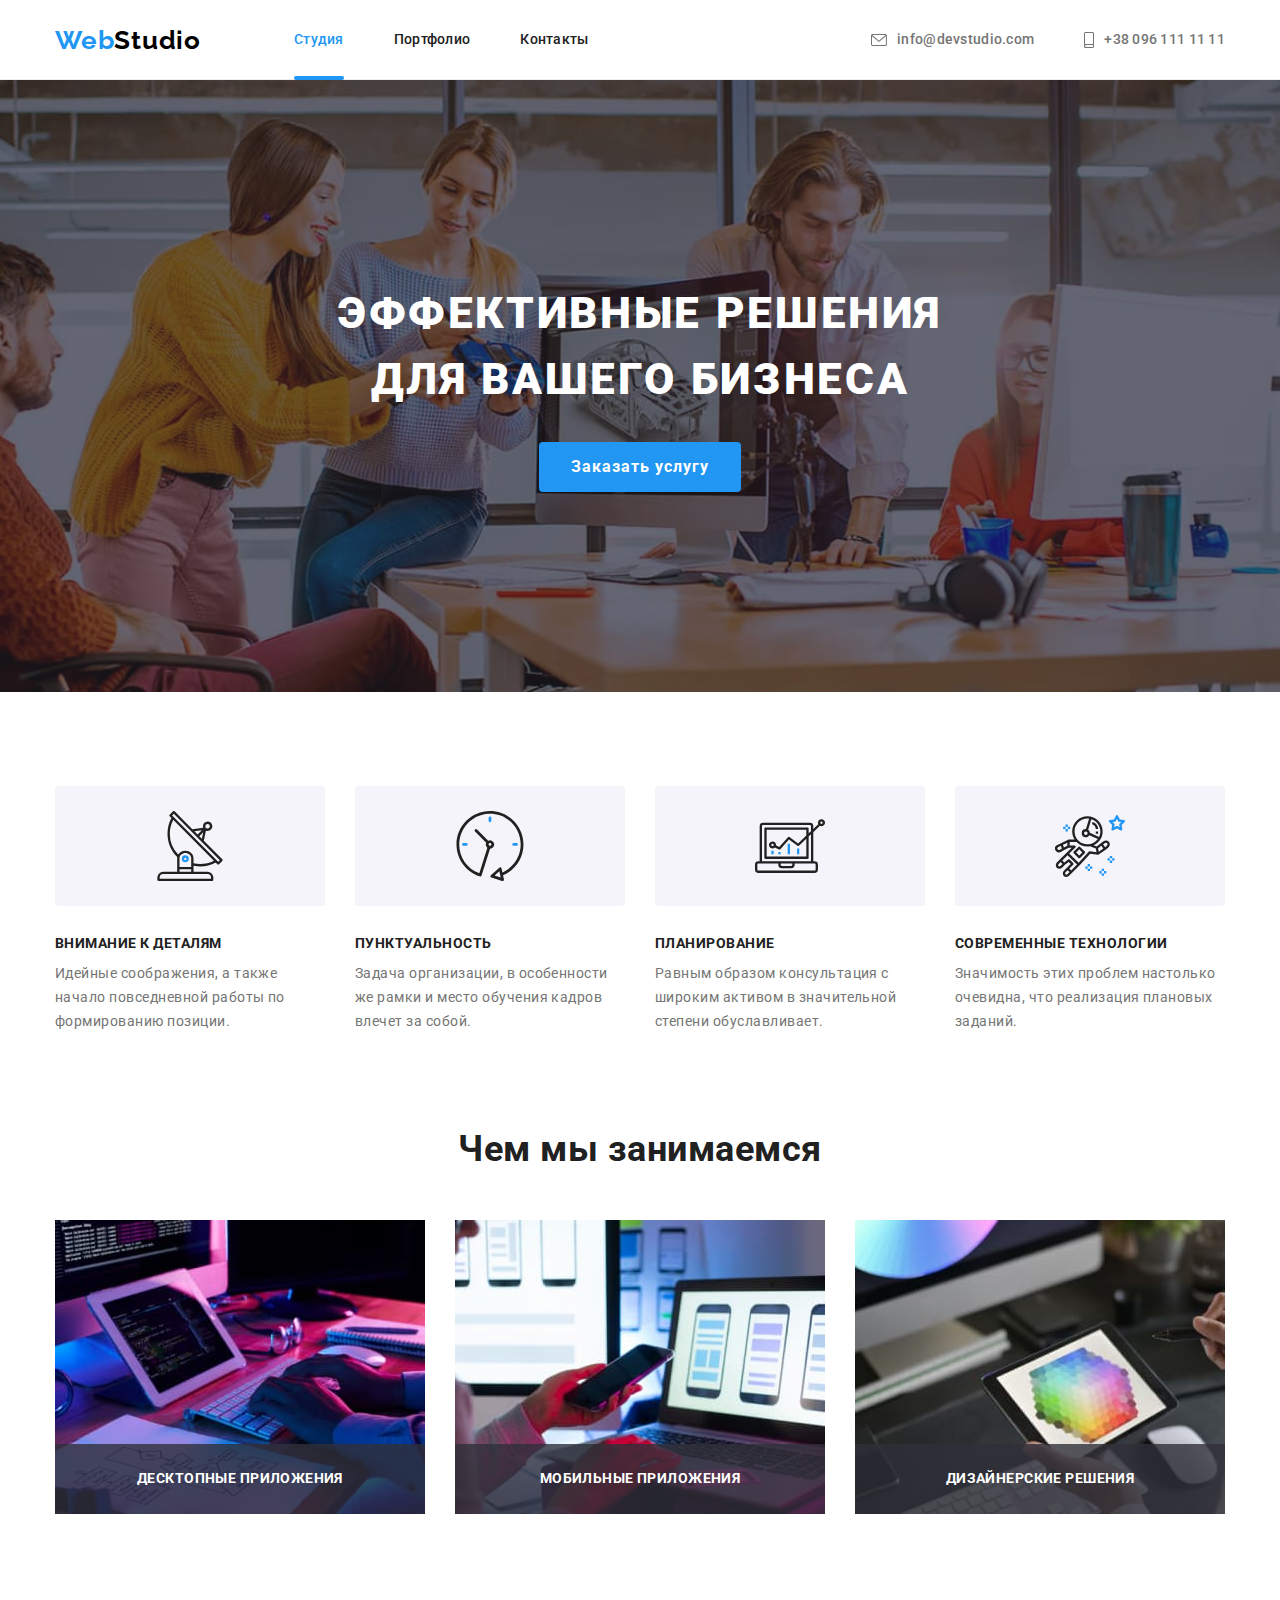
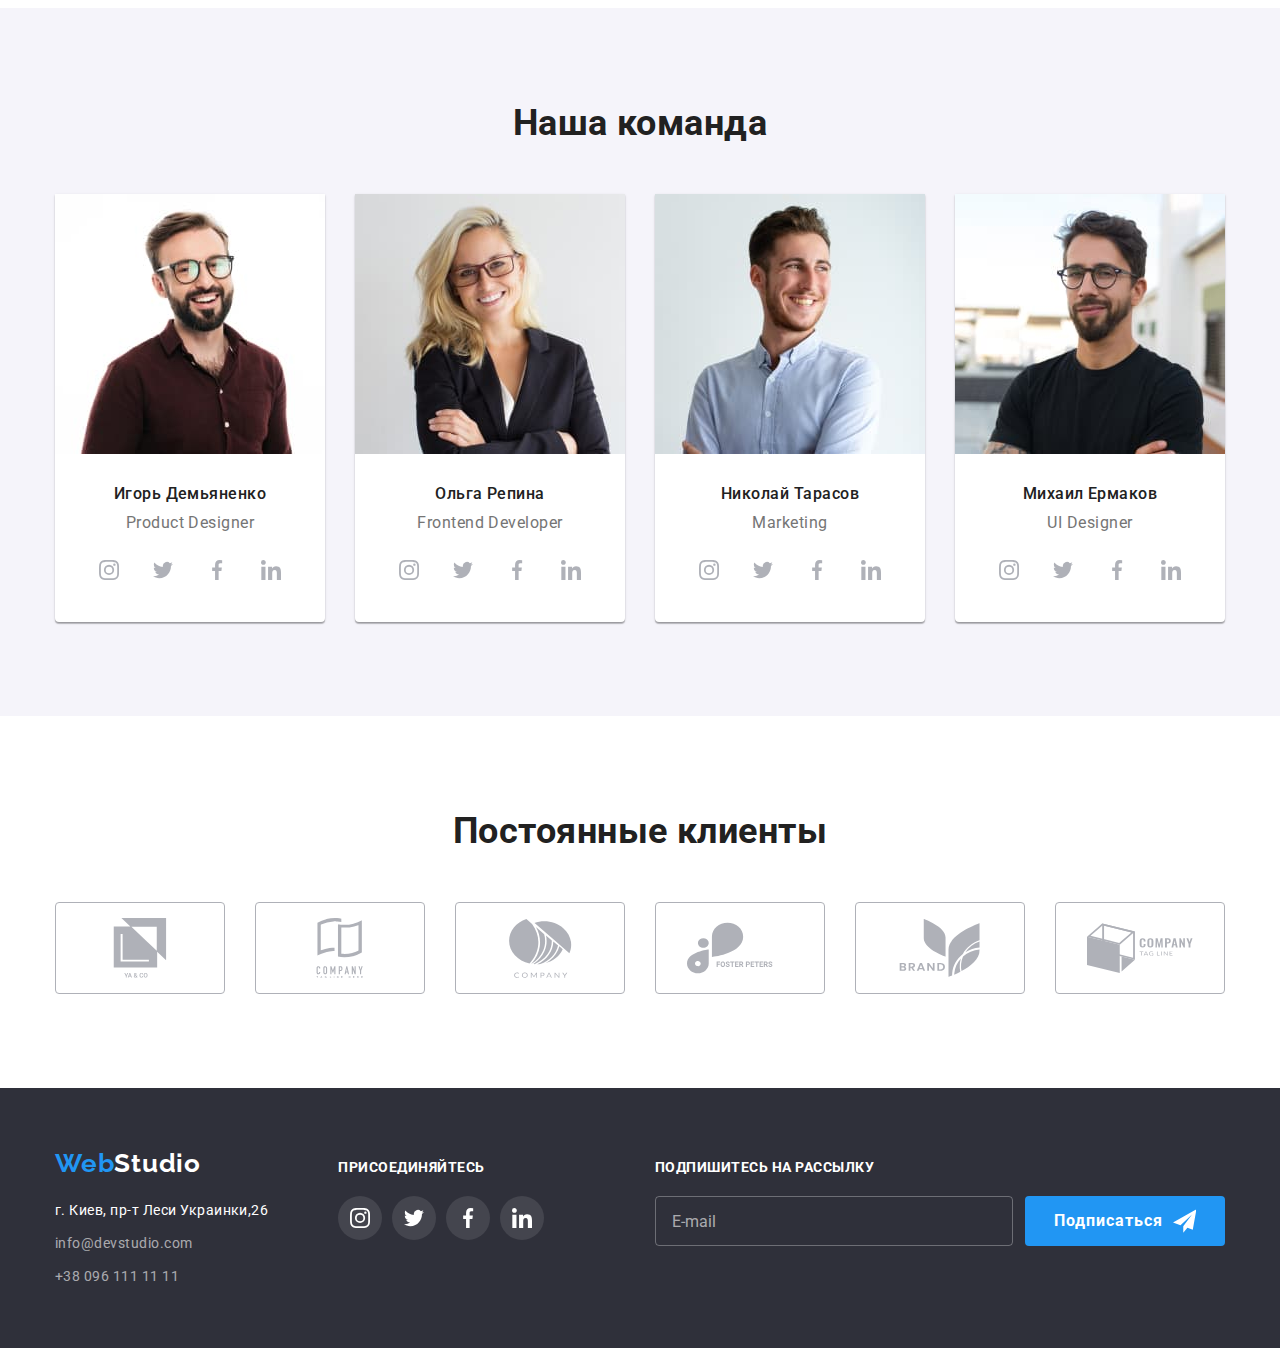
<file: index.html>
<!DOCTYPE html>
<html lang="ru">
  <head>
    <meta charset="UTF-8" />
    <meta http-equiv="X-UA-Compatible" content="IE=edge" />
    <meta name="viewport" content="width=device-width, initial-scale=1.0" />
    <title>Студия</title>
    <link
      href="https://fonts.googleapis.com/css2?family=Raleway:wght@700&family=Roboto:wght@400;500;700;900&display=swap"
      rel="stylesheet"
    />
    <link
      rel="stylesheet"
      href="https://cdnjs.cloudflare.com/ajax/libs/modern-normalize/1.1.0/modern-normalize.min.css"
    />
    <link rel="stylesheet" href="./css/main.min.css" />
  </head>
  <body data-body>
    <!-- Container Header -->

    <header class="header">
      <div class="header__conteiner conteiner">
        <!-- Header Navigation -->
        <nav class="nav">
          <a lang="en" href="./index.html" class="logo nav__logo link"
            >Web<span class="logo__black">Studio</span></a
          >
          <ul class="nav__list list">
            <li class="nav__item">
              <a href="./index.html" class="nav__link nav__link--current link">Студия</a>
            </li>
            <li class="nav__item">
              <a href="./portfolio.html" class="nav__link link">Портфолио</a>
            </li>
            <li class="nav__item"><a href="" class="nav__link link">Контакты</a></li>
          </ul>
        </nav>

        <!-- Header Contacts -->

        <ul class="contacts list">
          <li class="contacts__item">
            <a class="contacts__link link" href="mailto:info@devstudio.com">
              <svg class="contacts__icon" width="16" height="12">
                <use href="./images/icons.svg#envelope"></use>
              </svg>
              info@devstudio.com
            </a>
          </li>
          <li class="contacts__item">
            <a class="contacts__link link" href="tel:+380961111111">
              <svg class="contacts__icon" width="10" height="16">
                <use href="./images/icons.svg#smartphone"></use>
              </svg>
              +38 096 111 11 11
            </a>
          </li>
        </ul>

        <!-- Mobile Menu open-button-->

        <button type="button" class="menu-button" data-menu-open>
          <svg class="menu-button__icon" width="40" height="40">
            <use href="./images/icons.svg#menu_open"></use>
          </svg>
        </button>
      </div>

      <!-- Header Mobile Menu -->

      <div class="menu is-hidden" data-menu>
        <div class="menu__conteiner conteiner">
          <div class="menu__top">
            <!-- Mobile Menu close-button-->

            <button type="button" class="menu-button menu-button--close" data-menu-close>
              <svg class="menu-button__icon" width="40" height="40">
                <use href="./images/icons.svg#menu_close"></use>
              </svg>
            </button>

            <!-- Menu Navigation -->

            <ul class="menu-nav list">
              <li class="menu-nav__item">
                <a href="./index.html" class="menu-nav__link menu-nav__link--current link"
                  >Студия</a
                >
              </li>
              <li class="menu-nav__item">
                <a href="./portfolio.html" class="menu-nav__link link">Портфолио</a>
              </li>
              <li class="menu-nav__item"><a href="" class="menu-nav__link link">Контакты</a></li>
            </ul>
          </div>
          <div class="menu__bottom">
            <!-- Menu Contects -->

            <ul class="menu-contacts list">
              <li class="menu-contacts__item">
                <a
                  class="menu-contacts__link menu-contacts__link--tel link"
                  href="tel:+380961111111"
                >
                  +38 096 111 11 11
                </a>
              </li>

              <li class="menu-contacts__item">
                <a class="menu-contacts__link link" href="mailto:info@devstudio.com">
                  info@devstudio.com
                </a>
              </li>
            </ul>

            <!-- Menu Links -->

            <ul class="menu-links list">
              <li class="menu-links__item">
                <a href="" class="menu-links__link" aria-label="instagram" target="_blank"></a
                >Instagram
              </li>

              <li class="menu-links__item">
                <a href="" class="menu-links__link" aria-label="twitter" target="_blank"></a>Twitter
              </li>

              <li class="menu-links__item">
                <a href="" class="menu-links__link" aria-label="facebook" target="_blank"></a
                >Facebook
              </li>

              <li class="menu-links__item">
                <a href="" aria-label="linkedin" target="_blank"></a>Linkedin
              </li>
            </ul>
          </div>
        </div>
      </div>
    </header>

    <!-- Container About -->

    <main>
      <!-- section Hero -->
      <section class="hero">
        <div class="hero__conteiner conteiner">
          <h1 class="hero__title">Эффективные решения для вашего бизнеса</h1>
          <button type="button" class="hero__button" data-modal-open>Заказать услугу</button>
        </div>
      </section>

      <!-- section Specifics -->

      <section class="section">
        <div class="conteiner">
          <h2 class="visually-hidden">Особенности</h2>
          <ul class="specifics list">
            <li class="specifics__item">
              <div class="specifics__box">
                <svg class="specifics__icon">
                  <use href="./images/icons.svg#antenna"></use>
                </svg>
              </div>
              <h3 class="specifics__caption">Внимание к деталям</h3>
              <p class="specifics__text">
                Идейные соображения, а также начало повседневной работы по формированию позиции.
              </p>
            </li>

            <li class="specifics__item">
              <div class="specifics__box">
                <svg class="specifics__icon">
                  <use href="./images/icons.svg#clock"></use>
                </svg>
              </div>
              <h3 class="specifics__caption">Пунктуальность</h3>
              <p class="specifics__text">
                Задача организации, в особенности же рамки и место обучения кадров влечет за собой.
              </p>
            </li>

            <li class="specifics__item">
              <div class="specifics__box">
                <svg class="specifics__icon">
                  <use href="./images/icons.svg#diagram"></use>
                </svg>
              </div>
              <h3 class="specifics__caption">Планирование</h3>
              <p class="specifics__text">
                Равным образом консультация с широким активом в значительной степени обуславливает.
              </p>
            </li>

            <li class="specifics__item">
              <div class="specifics__box">
                <svg class="specifics__icon">
                  <use href="./images/icons.svg#astronaut"></use>
                </svg>
              </div>
              <h3 class="specifics__caption">Современные технологии</h3>
              <p class="specifics__text">
                Значимость этих проблем настолько очевидна, что реализация плановых заданий.
              </p>
            </li>
          </ul>
        </div>
      </section>

      <!-- section Features -->

      <section class="section section--padding">
        <div class="conteiner">
          <h2 class="section__title section__title--hidden">Чем мы занимаемся</h2>
          <ul class="features list">
            <li class="features__item">
              <div class="features__card">
                <img
                  src="./images/box-1.jpg"
                  alt="Планшет с клавиатурой"
                  width="370"
                  height="294"
                />
                <div class="features__thumb">
                  <h3 class="features__caption">Десктопные приложения</h3>
                </div>
              </div>
            </li>

            <li class="features__item">
              <div class="features__card">
                <img src="./images/box-2.jpg" alt="Смартфон и ноутбук" width="370" height="294" />
                <div class="features__thumb">
                  <h3 class="features__caption">Мобильные приложения</h3>
                </div>
              </div>
            </li>

            <li class="features__item">
              <div class="features__card">
                <img
                  src="./images/box-3.jpg"
                  alt="Планшет с изображением"
                  width="370"
                  height="294"
                />
                <div class="features__thumb">
                  <h3 class="features__caption">Дизайнерские решения</h3>
                </div>
              </div>
            </li>
          </ul>
        </div>
      </section>

      <!-- section Team -->

      <section class="section section--background">
        <div class="conteiner">
          <h2 class="section__title">Наша команда</h2>
          <ul class="team list">
            <li class="team__item">
              <picture>
                <source
                  media="(min-width: 1200px)"
                  srcset="
                    ./images/team/team-card-1/desk-team-card-1/desk-team-card-1.jpg    1x,
                    ./images/team/team-card-1/desk-team-card-1/desk-team-card-1@2x.jpg 2x
                  "
                />
                <source
                  media="(min-width: 768px)"
                  srcset="
                    ./images/team/team-card-1/tablet-team-card-1/tablet-team-card-1.jpg    1x,
                    ./images/team/team-card-1/tablet-team-card-1/tablet-team-card-1@2x.jpg 2x
                  "
                />
                <source
                  media="(max-width: 767px)"
                  srcset="
                    ./images/team/team-card-1/mob-team-card-1/mob-team-card-1.jpg    1x,
                    ./images/team/team-card-1/mob-team-card-1/mob-team-card-1@2x.jpg 2x
                  "
                />
                <img
                  src="./images/team/team-card-1/mob-team-card-1/mob-team-card-1.jpg"
                  alt="Мужчина в очках с бородой в коричневой рубашке"
                />
              </picture>

              <div class="team__card">
                <h3 class="team__caption">Игорь Демьяненко</h3>
                <p lang="en" class="team__text">Product Designer</p>
                <ul class="networks list">
                  <li class="networks__item">
                    <a class="networks__link" href="" aria-label="instagram">
                      <svg class="networks__icon networks__icon--team">
                        <use href="./images/icons.svg#instagram"></use>
                      </svg>
                    </a>
                  </li>

                  <li class="networks__item">
                    <a class="networks__link" href="" aria-label="twitter">
                      <svg class="networks__icon networks__icon--team">
                        <use href="./images/icons.svg#twitter"></use>
                      </svg>
                    </a>
                  </li>

                  <li class="networks__item">
                    <a class="networks__link" href="" aria-label="facebook">
                      <svg class="networks__icon networks__icon--team">
                        <use href="./images/icons.svg#facebook"></use>
                      </svg>
                    </a>
                  </li>

                  <li class="networks__item">
                    <a class="networks__link" href="" aria-label="linkedin">
                      <svg class="networks__icon networks__icon--team">
                        <use href="./images/icons.svg#linkedin"></use>
                      </svg>
                    </a>
                  </li>
                </ul>
              </div>
            </li>

            <li class="team__item">
              <picture>
                <source
                  media="(min-width: 1200px)"
                  srcset="
                    ./images/team/team-card-2/desk-team-card-2/desk-team-card-2.jpg    1x,
                    ./images/team/team-card-2/desk-team-card-2/desk-team-card-2@2x.jpg 2x
                  "
                />
                <source
                  media="(min-width: 768px)"
                  srcset="
                    ./images/team/team-card-2/tablet-team-card-2/tablet-team-card-2.jpg    1x,
                    ./images/team/team-card-2/tablet-team-card-2/tablet-team-card-2@2x.jpg 2x
                  "
                />
                <source
                  media="(max-width: 767px)"
                  srcset="
                    ./images/team/team-card-2/mob-team-card-2/mob-team-card-2.jpg    1x,
                    ./images/team/team-card-2/mob-team-card-2/mob-team-card-2@2x.jpg 2x
                  "
                />
                <img
                  src="./images/team/team-card-2/mob-team-card-2/mob-team-card-2.jpg"
                  alt="Девушка с белыми волосами в очках в черном пиджаке"
                />
              </picture>

              <div class="team__card">
                <h3 class="team__caption">Ольга Репина</h3>
                <p lang="en" class="team__text">Frontend Developer</p>
                <ul class="networks list">
                  <li class="networks__item">
                    <a class="networks__link" href="" aria-label="instagram">
                      <svg class="networks__icon networks__icon--team">
                        <use href="./images/icons.svg#instagram"></use>
                      </svg>
                    </a>
                  </li>

                  <li class="networks__item">
                    <a class="networks__link" href="" aria-label="twitter">
                      <svg class="networks__icon networks__icon--team">
                        <use href="./images/icons.svg#twitter"></use>
                      </svg>
                    </a>
                  </li>

                  <li class="networks__item">
                    <a class="networks__link" href="" aria-label="facebook">
                      <svg class="networks__icon networks__icon--team">
                        <use href="./images/icons.svg#facebook"></use>
                      </svg>
                    </a>
                  </li>

                  <li class="networks__item">
                    <a class="networks__link" href="" aria-label="linkedin">
                      <svg class="networks__icon networks__icon--team">
                        <use href="./images/icons.svg#linkedin"></use>
                      </svg>
                    </a>
                  </li>
                </ul>
              </div>
            </li>

            <li class="team__item">
              <picture>
                <source
                  media="(min-width: 1200px)"
                  srcset="
                    ./images/team/team-card-3/desk-team-card-3/desk-team-card-3.jpg    1x,
                    ./images/team/team-card-3/desk-team-card-3/desk-team-card-3@2x.jpg 2x
                  "
                />
                <source
                  media="(min-width: 768px)"
                  srcset="
                    ./images/team/team-card-3/tablet-team-card-3/tablet-team-card-3.jpg    1x,
                    ./images/team/team-card-3/tablet-team-card-3/tablet-team-card-3@2x.jpg 2x
                  "
                />
                <source
                  media="(max-width: 767px)"
                  srcset="
                    ./images/team/team-card-3/mob-team-card-3/mob-team-card-3.jpg    1x,
                    ./images/team/team-card-3/mob-team-card-3/mob-team-card-3@2x.jpg 2x
                  "
                />
                <img
                  src="./images/team/team-card-3/mob-team-card-3/mob-team-card-3.jpg"
                  alt="Мужчина в белой рубашке"
                />
              </picture>

              <div class="team__card">
                <h3 class="team__caption">Николай Тарасов</h3>
                <p lang="en" class="team__text">Marketing</p>
                <ul class="networks list">
                  <li class="networks__item">
                    <a class="networks__link" href="" aria-label="instagram">
                      <svg class="networks__icon networks__icon--team">
                        <use href="./images/icons.svg#instagram"></use>
                      </svg>
                    </a>
                  </li>

                  <li class="networks__item">
                    <a class="networks__link" href="" aria-label="twitter">
                      <svg class="networks__icon networks__icon--team">
                        <use href="./images/icons.svg#twitter"></use>
                      </svg>
                    </a>
                  </li>

                  <li class="networks__item">
                    <a class="networks__link" href="" aria-label="facebook">
                      <svg class="networks__icon networks__icon--team">
                        <use href="./images/icons.svg#facebook"></use>
                      </svg>
                    </a>
                  </li>

                  <li class="networks__item">
                    <a class="networks__link" href="" aria-label="linkedin">
                      <svg class="networks__icon networks__icon--team">
                        <use href="./images/icons.svg#linkedin"></use>
                      </svg>
                    </a>
                  </li>
                </ul>
              </div>
            </li>

            <li class="team__item">
              <picture>
                <source
                  media="(min-width: 1200px)"
                  srcset="
                    ./images/team/team-card-4/desk-team-card-4/desk-team-card-4.jpg    1x,
                    ./images/team/team-card-4/desk-team-card-4/desk-team-card-4@2x.jpg 2x
                  "
                />
                <source
                  media="(min-width: 768px)"
                  srcset="
                    ./images/team/team-card-4/tablet-team-card-4/tablet-team-card-4.jpg    1x,
                    ./images/team/team-card-4/tablet-team-card-4/tablet-team-card-4@2x.jpg 2x
                  "
                />
                <source
                  media="(max-width: 767px)"
                  srcset="
                    ./images/team/team-card-4/mob-team-card-4/mob-team-card-4.jpg    1x,
                    ./images/team/team-card-4/mob-team-card-4/mob-team-card-4@2x.jpg 2x
                  "
                />
                <img
                  src="./images/team/team-card-4/mob-team-card-4/mob-team-card-4.jpg"
                  alt="Мужчина в очках с бородой в черной футболке"
                />
              </picture>

              <div class="team__card">
                <h3 class="team__caption">Михаил Ермаков</h3>
                <p lang="en" class="team__text">UI Designer</p>
                <ul class="networks list">
                  <li class="networks__item">
                    <a class="networks__link" href="" aria-label="instagram">
                      <svg class="networks__icon networks__icon--team">
                        <use href="./images/icons.svg#instagram"></use>
                      </svg>
                    </a>
                  </li>

                  <li class="networks__item">
                    <a class="networks__link" href="" aria-label="twitter">
                      <svg class="networks__icon networks__icon--team">
                        <use href="./images/icons.svg#twitter"></use>
                      </svg>
                    </a>
                  </li>

                  <li class="networks__item">
                    <a class="networks__link" href="" aria-label="facebook">
                      <svg class="networks__icon networks__icon--team">
                        <use href="./images/icons.svg#facebook"></use>
                      </svg>
                    </a>
                  </li>

                  <li class="networks__item">
                    <a class="networks__link" href="" aria-label="linkedin">
                      <svg class="networks__icon networks__icon--team">
                        <use href="./images/icons.svg#linkedin"></use>
                      </svg>
                    </a>
                  </li>
                </ul>
              </div>
            </li>
          </ul>
        </div>
      </section>

      <!--section Clients -->

      <section class="section">
        <div class="conteiner">
          <h2 class="section__title">Постоянные клиенты</h2>
          <ul class="clients list">
            <li class="clients__item">
              <a class="clients__links" href="" aria-label="company-a">
                <svg class="clients__icon" width="106" height="60">
                  <use href="./images/icons.svg#group-a"></use>
                </svg>
              </a>
            </li>

            <li class="clients__item">
              <a class="clients__links" href="" aria-label="company-b">
                <svg class="clients__icon" width="106" height="60">
                  <use href="./images/icons.svg#group-b"></use>
                </svg>
              </a>
            </li>

            <li class="clients__item">
              <a class="clients__links" href="" aria-label="company-c">
                <svg class="clients__icon" width="106" height="60">
                  <use href="./images/icons.svg#group-c"></use>
                </svg>
              </a>
            </li>

            <li class="clients__item">
              <a class="clients__links" href="" aria-label="company-d">
                <svg class="clients__icon" width="106" height="60">
                  <use href="./images/icons.svg#group-d"></use>
                </svg>
              </a>
            </li>

            <li class="clients__item">
              <a class="clients__links" href="" aria-label="company-e">
                <svg class="clients__icon" width="106" height="60">
                  <use href="./images/icons.svg#group-e"></use>
                </svg>
              </a>
            </li>

            <li class="clients__item">
              <a class="clients__links" href="" aria-label="company-f">
                <svg class="clients__icon" width="106" height="60">
                  <use href="./images/icons.svg#group-f"></use>
                </svg>
              </a>
            </li>
          </ul>
        </div>
      </section>
    </main>

    <!-- Container Information -->

    <footer class="footer">
      <div class="conteiner footer__conteiner">
        <!-- Address -->

        <div class="footer__inner">
          <div class="address">
            <a lang="en" href="./index.html" class="logo footer__logo link"
              >Web<span class="logo__white">Studio</span></a
            >
            <address>
              <ul class="address__list list">
                <li class="address__item">
                  <a
                    href="https://goo.gl/maps/yYDRXDm1d8VH44QLA"
                    target="_blank"
                    class="address__link address__link--map link"
                    >г. Киев, пр-т Леси Украинки,26</a
                  >
                </li>
                <li class="address__item">
                  <a href="mailto:info@devstudio.com" class="address__link link"
                    >info@devstudio.com</a
                  >
                </li>
                <li class="address__item">
                  <a href="tel:+380961111111" class="address__link link">+38 096 111 11 11</a>
                </li>
              </ul>
            </address>
          </div>

          <!-- Footer Links -->

          <div class="footer-links">
            <b class="footer-links__caption">присоединяйтесь</b>
            <ul class="networks list">
              <li class="networks__item">
                <a class="networks__link networks__link--fotter" href="" aria-label="instagram">
                  <svg class="networks__icon networks__icon--footer">
                    <use href="./images/icons.svg#instagram"></use>
                  </svg>
                </a>
              </li>

              <li class="networks__item">
                <a class="networks__link networks__link--fotter" href="" aria-label="twitter">
                  <svg class="networks__icon networks__icon--footer">
                    <use href="./images/icons.svg#twitter"></use>
                  </svg>
                </a>
              </li>

              <li class="networks__item">
                <a class="networks__link networks__link--fotter" href="" aria-label="facebook">
                  <svg class="networks__icon networks__icon--footer">
                    <use href="./images/icons.svg#facebook"></use>
                  </svg>
                </a>
              </li>

              <li class="networks__item">
                <a class="networks__link networks__link--fotter" href="" aria-label="linkedin">
                  <svg class="networks__icon networks__icon--footer">
                    <use href="./images/icons.svg#linkedin"></use>
                  </svg>
                </a>
              </li>
            </ul>
          </div>
        </div>

        <!-- Footer form -->

        <form name="footer-form" autocomplete="on" class="footer-form">
          <strong class="footer-form__titel">Подпишитесь на рассылку</strong>
          <div class="mailing">
            <input type="email" name="mail" placeholder="E-mail" class="mailing__input" />

            <button type="submit" class="footer__button">
              Подписаться
              <svg class="button__icon" width="24" height="24">
                <use href="./images/icons.svg#icon-send"></use>
              </svg>
            </button>
          </div>
        </form>
      </div>
    </footer>

    <!-- Model window -->

    <div class="backdrop is-hidden" data-modal>
      <div class="modal">
        <button class="backdrop-button" data-modal-close>
          <svg class="backdrop-button__icon">
            <use href="./images/icons.svg#close-black"></use>
          </svg>
        </button>

        <!-- Modal form -->

        <form name="modal-form" autocomplete="on" class="modal-form">
          <b class="modal-form__titel">Оставьте свои данные, мы вам перезвоним</b>

          <div class="modal-form__meta">
            <div class="modal-form__field">
              <label class="modal-form__label" for="user-name">Имя</label>
              <div class="modal-form__inner">
                <input
                  class="modal-form__input"
                  type="text"
                  name="user-name"
                  id="user-name"
                  autofocus
                />
                <svg class="modal-form__icon" width="18" height="18">
                  <use href="./images/icons.svg#person"></use>
                </svg>
              </div>
            </div>

            <div class="modal-form__field">
              <label class="modal-form__label" for="tel">Телефон</label>
              <div class="modal-form__inner">
                <input class="modal-form__input" type="tel" name="tel" id="tel" />
                <svg class="modal-form__icon" width="18" height="18">
                  <use href="./images/icons.svg#phone"></use>
                </svg>
              </div>
            </div>

            <div class="modal-form__field">
              <label class="modal-form__label" for="email">Почта</label>
              <div class="modal-form__inner">
                <input class="modal-form__input" type="email" name="email" id="email" />
                <svg class="modal-form__icon" width="18" height="18">
                  <use href="./images/icons.svg#email"></use>
                </svg>
              </div>
            </div>

            <label class="modal-form__comment">
              <span class="modal-form__label">Комментарий</span>
              <textarea
                class="modal-form__textarea"
                name="comment"
                placeholder="Введите текст"
              ></textarea>
            </label>
          </div>

          <div class="policy">
            <label class="policy__label">
              <input type="checkbox" name="policy" class="checkbox" />
              <span class="policy__icon"></span>

              <span class="policy__text"
                >Соглашаюсь с рассылкой и принимаю
                <a href="" class="policy__link link">Условия договора</a>
              </span>
            </label>
          </div>

          <button type="submit" class="modal__button">Отправить</button>
        </form>
      </div>
    </div>

    <script src="./js/modal.js"></script>
    <script src="./js/menu.js"></script>
  </body>
</html>
</file>
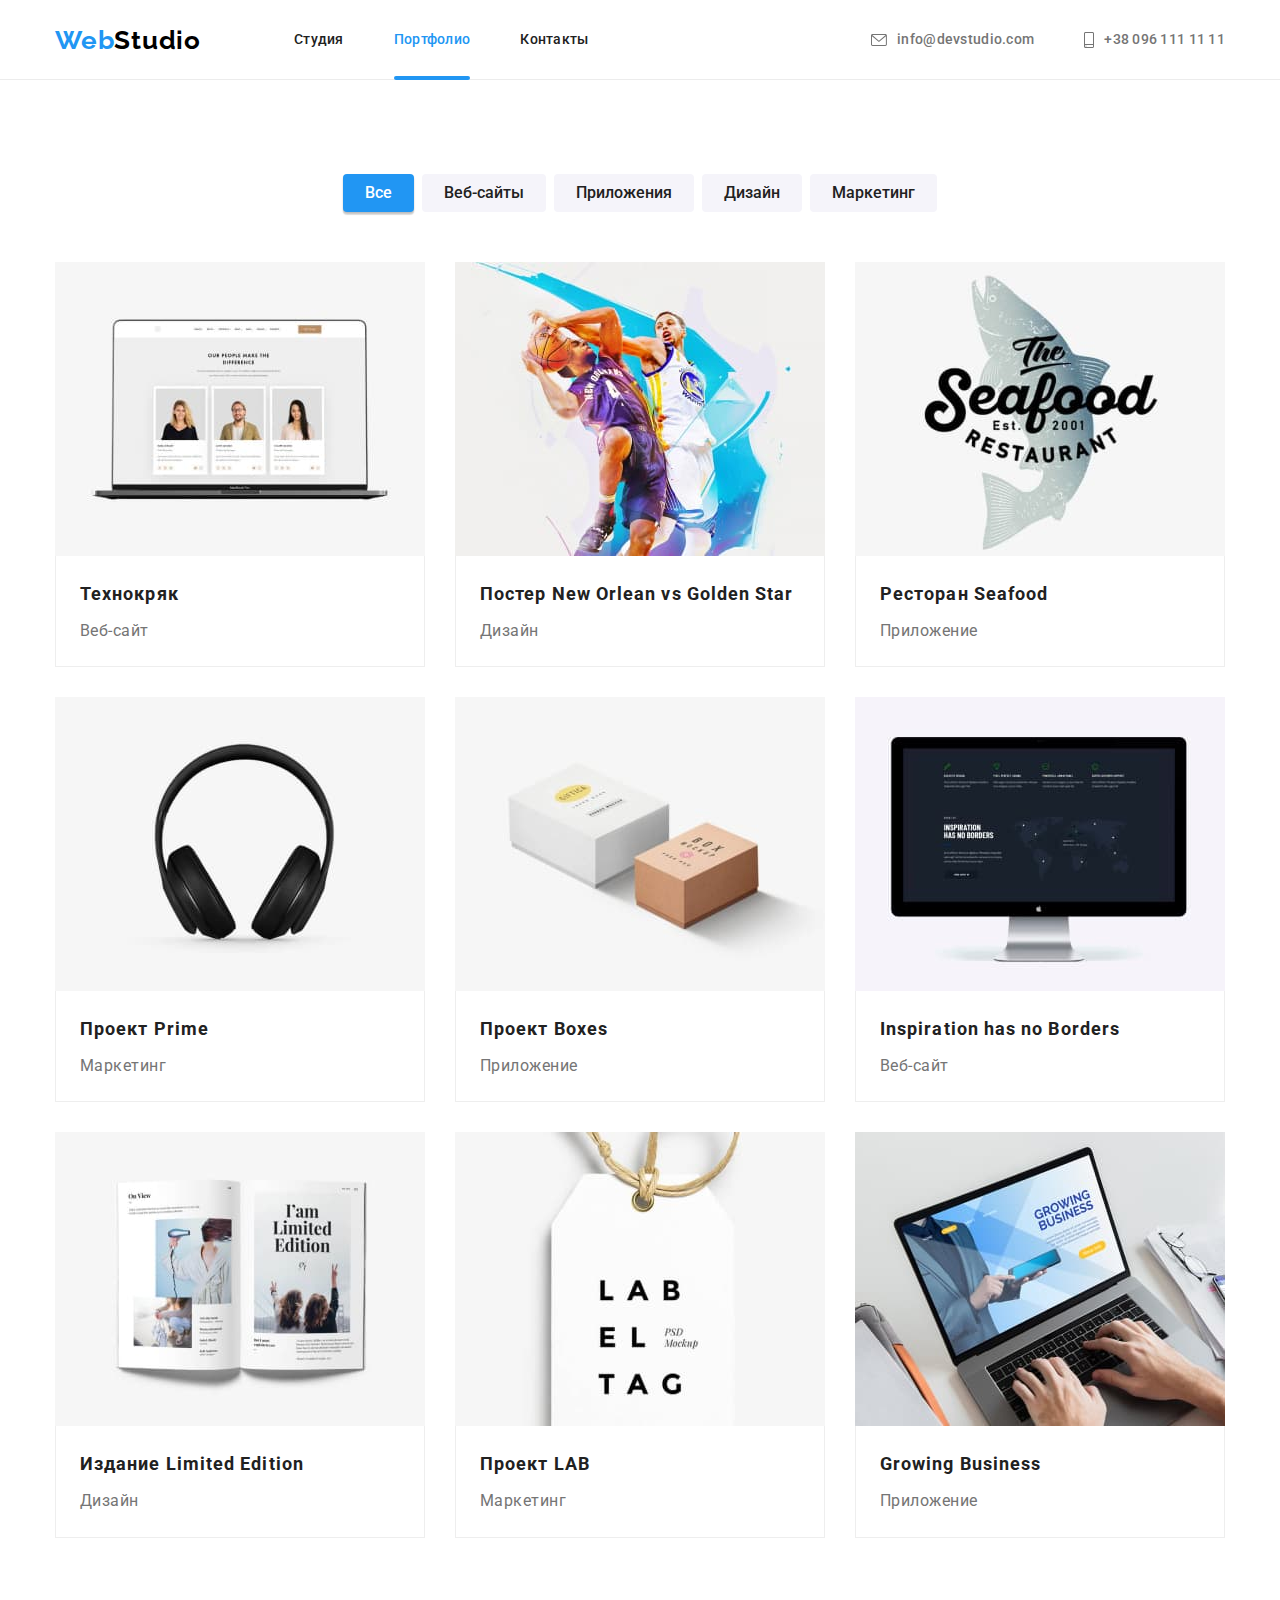
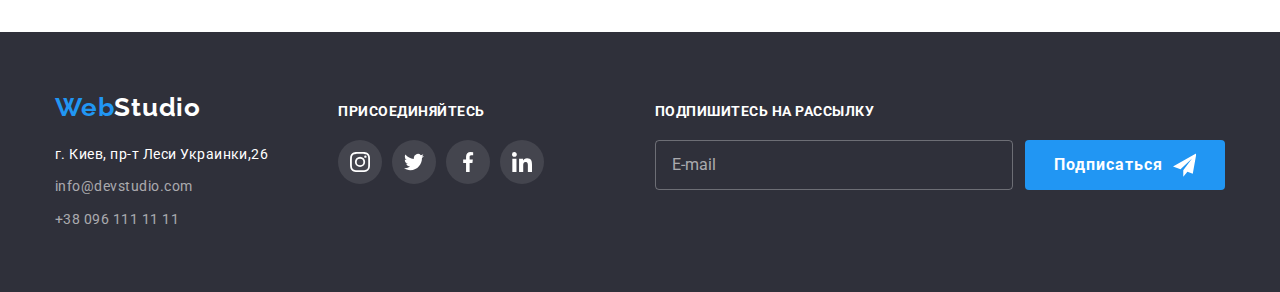
<file: portfolio.html>
<!DOCTYPE html>
<html lang="ru">
  <head>
    <meta charset="UTF-8" />
    <meta http-equiv="X-UA-Compatible" content="IE=edge" />
    <meta name="viewport" content="width=device-width, initial-scale=1.0" />
    <title>Портфолио</title>
    <link rel="preconnect" href="https://fonts.googleapis.com" />
    <link rel="preconnect" href="https://fonts.gstatic.com" crossorigin />
    <link
      href="https://fonts.googleapis.com/css2?family=Raleway:wght@700&family=Roboto:wght@400;500;700;900&display=swap"
      rel="stylesheet"
    />
    <link
      rel="stylesheet"
      href="https://cdnjs.cloudflare.com/ajax/libs/modern-normalize/1.1.0/modern-normalize.min.css"
    />
    <link rel="stylesheet" href="./css/main.min.css" />
  </head>
  <body data-body>
    <!-- Container Header -->

    <header class="header">
      <div class="header__conteiner conteiner">
        <!-- Header Navigation -->
        <nav class="nav">
          <a lang="en" href="./index.html" class="logo nav__logo link"
            >Web<span class="logo__black">Studio</span></a
          >
          <ul class="nav__list list">
            <li class="nav__item">
              <a href="./index.html" class="nav__link link">Студия</a>
            </li>
            <li class="nav__item nav__item--current">
              <a href="./portfolio.html" class="nav__link link nav__link--current">Портфолио</a>
            </li>
            <li class="nav__item"><a href="" class="nav__link link">Контакты</a></li>
          </ul>
        </nav>

        <!-- Header Contects -->

        <ul class="contacts list">
          <li class="contacts__item">
            <a class="contacts__link link" href="mailto:info@devstudio.com">
              <svg class="contacts__icon" width="16" height="12">
                <use href="./images/icons.svg#envelope"></use>
              </svg>
              info@devstudio.com
            </a>
          </li>
          <li class="contacts__item">
            <a class="contacts__link link" href="tel:+380961111111">
              <svg class="contacts__icon" width="10" height="16">
                <use href="./images/icons.svg#smartphone"></use>
              </svg>
              +38 096 111 11 11
            </a>
          </li>
        </ul>

        <!-- Mobile Menu open-button-->

        <button type="button" class="menu-button" data-menu-open>
          <svg class="menu-button__icon" width="40" height="40">
            <use href="./images/icons.svg#menu_open"></use>
          </svg>
        </button>
      </div>

      <!-- Header Mobile Menu -->

      <div class="menu is-hidden" data-menu>
        <div class="menu__conteiner conteiner">
          <div class="menu__top">
            <!-- Mobile Menu close-button-->

            <button type="button" class="menu-button menu-button--close" data-menu-close>
              <svg class="menu-button__icon" width="40" height="40">
                <use href="./images/icons.svg#menu_close"></use>
              </svg>
            </button>

            <!-- Menu Navigation -->

            <ul class="menu-nav list">
              <li class="menu-nav__item">
                <a href="./index.html" class="menu-nav__link link">Студия</a>
              </li>
              <li class="menu-nav__item">
                <a href="./portfolio.html" class="menu-nav__link menu-nav__link--current link"
                  >Портфолио</a
                >
              </li>
              <li class="menu-nav__item"><a href="" class="menu-nav__link link">Контакты</a></li>
            </ul>
          </div>
          <div class="menu__bottom">
            <!-- Menu Contects -->

            <ul class="menu-contacts list">
              <li class="menu-contacts__item">
                <a
                  class="menu-contacts__link menu-contacts__link--tel link"
                  href="tel:+380961111111"
                >
                  +38 096 111 11 11
                </a>
              </li>

              <li class="menu-contacts__item">
                <a class="menu-contacts__link link" href="mailto:info@devstudio.com">
                  info@devstudio.com
                </a>
              </li>
            </ul>

            <!-- Menu Links -->

            <ul class="menu-links list">
              <li class="menu-links__item">
                <a href="" class="menu-links__link" aria-label="instagram" target="_blank"></a
                >Instagram
              </li>

              <li class="menu-links__item">
                <a href="" class="menu-links__link" aria-label="twitter" target="_blank"></a>Twitter
              </li>

              <li class="menu-links__item">
                <a href="" class="menu-links__link" aria-label="facebook" target="_blank"></a
                >Facebook
              </li>

              <li class="menu-links__item">
                <a href="" aria-label="linkedin" target="_blank"></a>Linkedin
              </li>
            </ul>
          </div>
        </div>
      </div>
    </header>

    <!-- Container Portfolio -->

    <main>
      <!-- section Portfolio -->

      <section class="works section">
        <div class="conteiner">
          <!-- Potrfolio navigation -->

          <ul class="buttons list">
            <li class="buttons__item">
              <button type="button" class="works__button works__button--current">Все</button>
            </li>

            <li class="buttons__item">
              <button type="button" class="works__button">Веб-сайты</button>
            </li>

            <li class="buttons__item">
              <button type="button" class="works__button">Приложения</button>
            </li>

            <li class="buttons__item">
              <button type="button" class="works__button">Дизайн</button>
            </li>

            <li class="buttons__item">
              <button type="button" class="works__button">Маркетинг</button>
            </li>
          </ul>

          <!-- Works -->

          <h1 class="works__titel visually-hidden">Работы</h1>
          <ul class="works__list list">
            <li class="works__item">
              <a class="product link" href="">
                <div class="product__thumb">
                  <picture>
                    <source
                      media="(min-width: 1200px)"
                      srcset="
                        ./images/portfolio/card-1/card-1-desktop/card-1-desktop.jpg    1x,
                        ./images/portfolio/card-1/card-1-desktop/card-1-desktop@2x.jpg 2x
                      "
                    />
                    <source
                      media="(min-width: 768px)"
                      srcset="
                        ./images/portfolio/card-1/card-1-tablet/card-1-tablet.jpg    1x,
                        ./images/portfolio/card-1/card-1-tablet/card-1-tablet@2x.jpg 2x
                      "
                    />
                    <source
                      media="(max-width: 767px)"
                      srcset="
                        ./images/portfolio/card-1/card-1-mob/card-1-mob.jpg    1x,
                        ./images/portfolio/card-1/card-1-mob/card-1-mob@2x.jpg 2x
                      "
                    />
                    <img
                      src="./images/portfolio/card-1/card-1-mob/card-1-mob.jpg"
                      alt="ноутбук с вебсайтом"
                    />
                  </picture>

                  <div class="product__overlay">
                    <p class="product__info">
                      Технокряк это современная площадка распространения коронавируса. Компании
                      используют эту платформу для цифрового шпионажа и атак на защищённые сервера
                      конкурентов.
                    </p>
                  </div>
                </div>

                <div class="product__name">
                  <h2 class="product__caption">Технокряк</h2>
                  <p class="product__text">Веб-сайт</p>
                </div>
              </a>
            </li>

            <li class="works__item">
              <a class="product link" href="">
                <div class="product__thumb">
                  <picture>
                    <source
                      media="(min-width: 1200px)"
                      srcset="
                        ./images/portfolio/card-2/card-2-desktop/card-2-desktop.jpg    1x,
                        ./images/portfolio/card-2/card-2-desktop/card-2-desktop@2x.jpg 2x
                      "
                    />
                    <source
                      media="(min-width: 768px)"
                      srcset="
                        ./images/portfolio/card-2/card-2-tablet/card-2-tablet.jpg    1x,
                        ./images/portfolio/card-2/card-2-tablet/card-2-tablet@2x.jpg 2x
                      "
                    />
                    <source
                      media="(max-width: 767px)"
                      srcset="
                        ./images/portfolio/card-2/card-2-mob/card-2-mob.jpg    1x,
                        ./images/portfolio/card-2/card-2-mob/card-2-mob@2x.jpg 2x
                      "
                    />
                    <img
                      src="./images/portfolio/card-2/card-2-mob/card-2-mob.jpg"
                      alt="баскетболисты"
                    />
                  </picture>

                  <div class="product__overlay">
                    <p class="product__info">
                      Lorem ipsum dolor sit amet consectetur adipisicing elit. Explicabo aliquam
                      ipsam enim dolor reiciendis repellat non, saepe obcaecati praesentium quas
                      repellendus rerum aspernatur accusantium in illum cupiditate minima provident
                      quae.
                    </p>
                  </div>
                </div>

                <div class="product__name">
                  <h2 class="product__caption">
                    Постер <span lang="en">New Orlean vs Golden Star</span>
                  </h2>
                  <p class="product__text">Дизайн</p>
                </div>
              </a>
            </li>

            <li class="works__item">
              <a class="product link" href="">
                <div class="product__thumb">
                  <picture>
                    <source
                      media="(min-width: 1200px)"
                      srcset="
                        ./images/portfolio/card-3/card-3-desktop/card-3-desktop.jpg    1x,
                        ./images/portfolio/card-3/card-3-desktop/card-3-desktop@2x.jpg 2x
                      "
                    />
                    <source
                      media="(min-width: 768px)"
                      srcset="
                        ./images/portfolio/card-3/card-3-tablet/card-3-tablet.jpg    1x,
                        ./images/portfolio/card-3/card-3-tablet/card-3-tablet@2x.jpg 2x
                      "
                    />
                    <source
                      media="(max-width: 767px)"
                      srcset="
                        ./images/portfolio/card-3/card-3-mob/card-3-mob.jpg    1x,
                        ./images/portfolio/card-3/card-3-mob/card-3-mob@2x.jpg 2x
                      "
                    />
                    <img
                      src="./images/portfolio/card-3/card-3-mob/card-3-mob.jpg"
                      alt="лого с рыбой"
                    />
                  </picture>

                  <div class="product__overlay">
                    <p class="product__info">
                      Lorem ipsum dolor sit amet consectetur adipisicing elit. Explicabo aliquam
                      ipsam enim dolor reiciendis repellat non, saepe obcaecati praesentium quas
                      repellendus rerum aspernatur accusantium in illum cupiditate minima provident
                      quae.
                    </p>
                  </div>
                </div>

                <div class="product__name">
                  <h2 class="product__caption">Ресторан <span lang="en">Seafood</span></h2>
                  <p class="product__text">Приложение</p>
                </div>
              </a>
            </li>

            <li class="works__item">
              <a class="product link" href="">
                <div class="product__thumb">
                  <picture>
                    <source
                      media="(min-width: 1200px)"
                      srcset="
                        ./images/portfolio/card-4/card-4-desktop/card-4-desktop.jpg    1x,
                        ./images/portfolio/card-4/card-4-desktop/card-4-desktop@2x.jpg 2x
                      "
                    />
                    <source
                      media="(min-width: 768px)"
                      srcset="
                        ./images/portfolio/card-4/card-4-tablet/card-4-tablet.jpg    1x,
                        ./images/portfolio/card-4/card-4-tablet/card-4-tablet@2x.jpg 2x
                      "
                    />
                    <source
                      media="(max-width: 767px)"
                      srcset="
                        ./images/portfolio/card-4/card-4-mob/card-4-mob.jpg    1x,
                        ./images/portfolio/card-4/card-4-mob/card-4-mob@2x.jpg 2x
                      "
                    />
                    <img src="./images/portfolio/card-4/card-4-mob/card-4-mob.jpg" alt="наушники" />
                  </picture>

                  <div class="product__overlay">
                    <p class="product__info">
                      Lorem ipsum dolor sit amet consectetur adipisicing elit. Explicabo aliquam
                      ipsam enim dolor reiciendis repellat non, saepe obcaecati praesentium quas
                      repellendus rerum aspernatur accusantium in illum cupiditate minima provident
                      quae.
                    </p>
                  </div>
                </div>

                <div class="product__name">
                  <h2 class="product__caption">Проект <span>Prime</span></h2>
                  <p class="product__text">Маркетинг</p>
                </div>
              </a>
            </li>

            <li class="works__item">
              <a class="product link" href="">
                <div class="product__thumb">
                  <picture>
                    <source
                      media="(min-width: 1200px)"
                      srcset="
                        ./images/portfolio/card-5/card-5-desktop/card-5-desktop.jpg    1x,
                        ./images/portfolio/card-5/card-5-desktop/card-5-desktop@2x.jpg 2x
                      "
                    />
                    <source
                      media="(min-width: 768px)"
                      srcset="
                        ./images/portfolio/card-5/card-5-tablet/card-5-tablet.jpg    1x,
                        ./images/portfolio/card-5/card-5-tablet/card-5-tablet@2x.jpg 2x
                      "
                    />
                    <source
                      media="(max-width: 767px)"
                      srcset="
                        ./images/portfolio/card-5/card-5-mob/card-5-mob.jpg    1x,
                        ./images/portfolio/card-5/card-5-mob/card-5-mob@2x.jpg 2x
                      "
                    />
                    <img
                      src="./images/portfolio/card-5/card-5-mob/card-5-mob.jpg"
                      alt="две коробки"
                    />
                  </picture>

                  <div class="product__overlay">
                    <p class="product__info">
                      Lorem ipsum dolor sit amet consectetur adipisicing elit. Explicabo aliquam
                      ipsam enim dolor reiciendis repellat non, saepe obcaecati praesentium quas
                      repellendus rerum aspernatur accusantium in illum cupiditate minima provident
                      quae.
                    </p>
                  </div>
                </div>

                <div class="product__name">
                  <h2 class="product__caption">Проект <span lang="en">Boxes</span></h2>
                  <p class="product__text">Приложение</p>
                </div>
              </a>
            </li>

            <li class="works__item">
              <a class="product link" href="">
                <div class="product__thumb">
                  <picture>
                    <source
                      media="(min-width: 1200px)"
                      srcset="
                        ./images/portfolio/card-6/card-6-desktop/card-6-desktop.jpg    1x,
                        ./images/portfolio/card-6/card-6-desktop/card-6-desktop@2x.jpg 2x
                      "
                    />
                    <source
                      media="(min-width: 768px)"
                      srcset="
                        ./images/portfolio/card-6/card-6-tablet/card-6-tablet.jpg    1x,
                        ./images/portfolio/card-6/card-6-tablet/card-6-tablet@2x.jpg 2x
                      "
                    />
                    <source
                      media="(max-width: 767px)"
                      srcset="
                        ./images/portfolio/card-6/card-6-mob/card-6-mob.jpg    1x,
                        ./images/portfolio/card-6/card-6-mob/card-6-mob@2x.jpg 2x
                      "
                    />
                    <img
                      src="./images/portfolio/card-6/card-6-mob/card-6-mob.jpg"
                      alt="монитор компьютера"
                    />
                  </picture>

                  <div class="product__overlay">
                    <p class="product__info">
                      Lorem ipsum dolor sit amet consectetur adipisicing elit. Explicabo aliquam
                      ipsam enim dolor reiciendis repellat non, saepe obcaecati praesentium quas
                      repellendus rerum aspernatur accusantium in illum cupiditate minima provident
                      quae.
                    </p>
                  </div>
                </div>
                <div class="product__name">
                  <h2 lang="en" class="product__caption">Inspiration has no Borders</h2>
                  <p class="product__text">Веб-сайт</p>
                </div>
              </a>
            </li>

            <li class="works__item">
              <a class="product link" href="">
                <div class="product__thumb">
                  <picture>
                    <source
                      media="(min-width: 1200px)"
                      srcset="
                        ./images/portfolio/card-7/card-7-desktop/card-7-desktop.jpg    1x,
                        ./images/portfolio/card-7/card-7-desktop/card-7-desktop@2x.jpg 2x
                      "
                    />
                    <source
                      media="(min-width: 768px)"
                      srcset="
                        ./images/portfolio/card-7/card-7-tablet/card-7-tablet.jpg    1x,
                        ./images/portfolio/card-7/card-7-tablet/card-7-tablet@2x.jpg 2x
                      "
                    />
                    <source
                      media="(max-width: 767px)"
                      srcset="
                        ./images/portfolio/card-7/card-7-mob/card-7-mob.jpg    1x,
                        ./images/portfolio/card-7/card-7-mob/card-7-mob@2x.jpg 2x
                      "
                    />
                    <img
                      src="./images/portfolio/card-7/card-7-mob/card-7-mob.jpg"
                      alt="развернутая книга"
                    />
                  </picture>

                  <div class="product__overlay">
                    <p class="product__info">
                      Lorem ipsum dolor sit amet consectetur adipisicing elit. Explicabo aliquam
                      ipsam enim dolor reiciendis repellat non, saepe obcaecati praesentium quas
                      repellendus rerum aspernatur accusantium in illum cupiditate minima provident
                      quae.
                    </p>
                  </div>
                </div>
                <div class="product__name">
                  <h2 class="product__caption">Издание <span lang="en">Limited Edition</span></h2>
                  <p class="product__text">Дизайн</p>
                </div>
              </a>
            </li>

            <li class="works__item">
              <a class="product link" href="">
                <div class="product__thumb">
                  <picture>
                    <source
                      media="(min-width: 1200px)"
                      srcset="
                        ./images/portfolio/card-8/card-8-desktop/card-8-desktop.jpg    1x,
                        ./images/portfolio/card-8/card-8-desktop/card-8-desktop@2x.jpg 2x
                      "
                    />
                    <source
                      media="(min-width: 768px)"
                      srcset="
                        ./images/portfolio/card-8/card-8-tablet/card-8-tablet.jpg    1x,
                        ./images/portfolio/card-8/card-8-tablet/card-8-tablet@2x.jpg 2x
                      "
                    />
                    <source
                      media="(max-width: 767px)"
                      srcset="
                        ./images/portfolio/card-8/card-8-mob/card-8-mob.jpg    1x,
                        ./images/portfolio/card-8/card-8-mob/card-8-mob@2x.jpg 2x
                      "
                    />
                    <img
                      src="./images/portfolio/card-8/card-8-mob/card-8-mob.jpg"
                      alt="бирка с лого"
                    />
                  </picture>

                  <div class="product__overlay">
                    <p class="product__info">
                      Lorem ipsum dolor sit amet consectetur adipisicing elit. Explicabo aliquam
                      ipsam enim dolor reiciendis repellat non, saepe obcaecati praesentium quas
                      repellendus rerum aspernatur accusantium in illum cupiditate minima provident
                      quae.
                    </p>
                  </div>
                </div>
                <div class="product__name">
                  <h2 class="product__caption">Проект <span lang="en">LAB</span></h2>
                  <p class="product__text">Маркетинг</p>
                </div>
              </a>
            </li>

            <li class="works__item">
              <a class="product link" href="">
                <div class="product__thumb">
                  <picture>
                    <source
                      media="(min-width: 1200px)"
                      srcset="
                        ./images/portfolio/card-9/card-9-desktop/card-9-desktop.jpg    1x,
                        ./images/portfolio/card-9/card-9-desktop/card-9-desktop@2x.jpg 2x
                      "
                    />
                    <source
                      media="(min-width: 768px)"
                      srcset="
                        ./images/portfolio/card-9/card-9-tablet/card-9-tablet.jpg    1x,
                        ./images/portfolio/card-9/card-9-tablet/card-9-tablet@2x.jpg 2x
                      "
                    />
                    <source
                      media="(max-width: 767px)"
                      srcset="
                        ./images/portfolio/card-9/card-9-mob/card-9-mob.jpg    1x,
                        ./images/portfolio/card-9/card-9-mob/card-9-mob@2x.jpg 2x
                      "
                    />
                    <img
                      src="./images/portfolio/card-9/card-9-mob/card-9-mob.jpg"
                      alt="открытый ноутбук с руками"
                    />
                  </picture>

                  <div class="product__overlay">
                    <p class="product__info">
                      Lorem ipsum dolor sit amet consectetur adipisicing elit. Explicabo aliquam
                      ipsam enim dolor reiciendis repellat non, saepe obcaecati praesentium quas
                      repellendus rerum aspernatur accusantium in illum cupiditate minima provident
                      quae.
                    </p>
                  </div>
                </div>
                <div class="product__name">
                  <h2 lang="en" class="product__caption">Growing Business</h2>
                  <p class="product__text">Приложение</p>
                </div>
              </a>
            </li>
          </ul>
        </div>
      </section>
    </main>

    <!-- Container Information -->

    <footer class="footer">
      <div class="conteiner footer__conteiner">
        <!-- Address -->

        <div class="footer__inner">
          <div class="address">
            <a lang="en" href="./index.html" class="logo footer__logo link"
              >Web<span class="logo__white">Studio</span></a
            >
            <address>
              <ul class="address__list list">
                <li class="address__item">
                  <a
                    href="https://goo.gl/maps/yYDRXDm1d8VH44QLA"
                    target="_blank"
                    class="address__link address__link--map link"
                    >г. Киев, пр-т Леси Украинки,26</a
                  >
                </li>
                <li class="address__item">
                  <a href="mailto:info@devstudio.com" class="address__link link"
                    >info@devstudio.com</a
                  >
                </li>
                <li class="address__item">
                  <a href="tel:+380961111111" class="address__link link">+38 096 111 11 11</a>
                </li>
              </ul>
            </address>
          </div>

          <!-- Footer Links -->

          <div class="footer-links">
            <b class="footer-links__caption">присоединяйтесь</b>
            <ul class="networks list">
              <li class="networks__item">
                <a class="networks__link networks__link--fotter" href="" aria-label="instagram">
                  <svg class="networks__icon networks__icon--footer">
                    <use href="./images/icons.svg#instagram"></use>
                  </svg>
                </a>
              </li>

              <li class="networks__item">
                <a class="networks__link networks__link--fotter" href="" aria-label="twitter">
                  <svg class="networks__icon networks__icon--footer">
                    <use href="./images/icons.svg#twitter"></use>
                  </svg>
                </a>
              </li>

              <li class="networks__item">
                <a class="networks__link networks__link--fotter" href="" aria-label="facebook">
                  <svg class="networks__icon networks__icon--footer">
                    <use href="./images/icons.svg#facebook"></use>
                  </svg>
                </a>
              </li>

              <li class="networks__item">
                <a class="networks__link networks__link--fotter" href="" aria-label="linkedin">
                  <svg class="networks__icon networks__icon--footer">
                    <use href="./images/icons.svg#linkedin"></use>
                  </svg>
                </a>
              </li>
            </ul>
          </div>
        </div>

        <!-- Footer form -->

        <form name="footer-form" autocomplete="on" class="footer-form">
          <strong class="footer-form__titel">Подпишитесь на рассылку</strong>
          <div class="mailing">
            <input type="email" name="mail" placeholder="E-mail" class="mailing__input" />

            <button type="submit" class="button footer__button">
              Подписаться
              <svg class="button__icon" width="24" height="24">
                <use href="./images/icons.svg#icon-send"></use>
              </svg>
            </button>
          </div>
        </form>
      </div>
    </footer>

    <script src="./js/menu.js"></script>
    <script>
      const { height: headerHeight } = document.querySelector('.header').getBoundingClientRect();
      document.body.style.paddingTop = `${headerHeight}px`;
    </script>
  </body>
</html>
</file>
<file: css/main.min.css>
body{padding-top:60px;background-color:#fff;color:#757575;font-family:"Roboto",sans-serif;letter-spacing:.03em}@media screen and (min-width: 768px){body{padding-top:80px}}h1,h2,h3,ul,p{margin:0}img{display:block;max-width:100%;height:auto}.link{text-decoration:none}.list{padding:0;margin:0;list-style:none}.visually-hidden{position:absolute;width:1px;height:1px;margin:-1px;border:0;padding:0;clip:rect(0 0 0 0);overflow:hidden}.no-scroll{overflow:hidden}.works__button,.hero__button,.footer__button,.modal__button{display:inline-block;font-family:inherit;text-align:center;border:0;border-radius:4px;transition:background-color 250ms cubic-bezier(0.4, 0, 0.2, 1),color 250ms cubic-bezier(0.4, 0, 0.2, 1)}.conteiner{margin-left:auto;margin-right:auto;padding:0 15px}@media screen and (min-width: 480px){.conteiner{max-width:480px}}@media screen and (min-width: 768px){.conteiner{max-width:768px}}@media screen and (min-width: 1200px){.conteiner{max-width:1200px}}.networks{display:flex;justify-content:center}.networks__item:not(:last-child){margin-right:10px}.networks__link{display:flex;justify-content:center;align-items:center;width:44px;height:44px;border-radius:50%;transition:background-color 250ms cubic-bezier(0.4, 0, 0.2, 1)}.networks__link--fotter{background-color:rgba(255,255,255,.1)}.networks__link:hover,.networks__link:focus{background-color:#2196f3}.networks__icon{width:20px;height:20px}.networks__icon--footer{fill:#fff}.networks__icon--team{fill:#afb1b8;transition:fill 250ms cubic-bezier(0.4, 0, 0.2, 1)}.networks__link:hover .networks__icon--team,.networks__link:focus .networks__icon--team{fill:#fff}.logo{color:#2196f3;font-family:"Raleway",sans-serif;font-weight:700;font-size:24px;line-height:1.17;letter-spacing:.03em}@media screen and (min-width: 1200px){.logo{font-size:26px;line-height:1.19}}.nav__logo{padding:16px 0}@media screen and (min-width: 768px)and (max-width: 1199px){.nav__logo{padding:26px 0}}@media screen and (min-width: 768px)and (max-width: 1199px)and (min-width: 1200px){.nav__logo{padding:24px 0}}.logo__black{color:#000}.footer__logo{display:inline-block;margin-bottom:20px}.logo__white{color:#fff}.header{position:fixed;top:0;left:0;width:100%;height:60px;z-index:1;border-bottom:1px solid #ececec;background-color:#fff;font-weight:500;font-size:14px;line-height:1.14;letter-spacing:.02em}@media screen and (min-width: 768px){.header{height:80px}}.header__conteiner{display:flex}.nav{display:flex;align-items:center}.nav__list{position:relative;display:none}@media screen and (min-width: 768px){.nav__list{display:flex;margin-left:88px}}@media screen and (min-width: 1200px){.nav__list{margin-left:93px}}.nav__link{display:none;padding:32px 0;color:#212121;transition:color 250ms cubic-bezier(0.4, 0, 0.2, 1)}@media screen and (min-width: 768px){.nav__link{display:block}}.nav__link--current{position:relative;color:#2196f3}.nav__link--current::after{position:absolute;left:0;bottom:2px;display:inline-block;content:"";width:100%;height:4px;border-radius:2px;background-color:#2196f3}@media screen and (min-width: 1200px){.nav__link--current::after{bottom:0}}.nav__link:hover,.nav__link:focus{color:#2196f3}.nav__item{position:relative}.nav__item:not(:last-child){margin-right:50px}.contacts{display:none;margin-left:auto}@media screen and (min-width: 768px)and (max-width: 1199px){.contacts{display:block;padding:21px 0}.contacts__item:not(:last-child){margin-bottom:10px}}@media screen and (min-width: 1200px){.contacts{display:flex}.contacts__item:not(:last-child){margin-right:50px}}.contacts__link{display:flex;align-items:center;color:#757575;transition:color 250ms cubic-bezier(0.4, 0, 0.2, 1)}@media screen and (min-width: 1200px){.contacts__link{padding:32px 0}}.contacts__link:hover,.contacts__link:focus{color:#2196f3}.contacts__icon{display:inline-block;margin-right:10px;fill:#757575;transition:fill 250ms cubic-bezier(0.4, 0, 0.2, 1)}.contacts__link:hover .contacts__icon,.contacts__link:focus .contacts__icon{fill:#2196f3}.menu{position:fixed;top:0;left:0;width:100vw;height:100vh;z-index:5;background-color:#fff;transform:scale(1);transition:transform 250ms cubic-bezier(0.4, 0, 0.2, 1),visibility 250ms cubic-bezier(0.4, 0, 0.2, 1),opacity 250ms cubic-bezier(0.4, 0, 0.2, 1)}.menu.is-hidden{visibility:hidden;opacity:0;pointer-events:none;transform:scale(0.8)}.menu__conteiner{position:relative;padding:48px 40px;display:flex;flex-direction:column;height:100%;justify-content:space-between;overflow:scroll}@media screen and (min-width: 768px){.menu{display:none}}.menu-button{display:none;margin-left:auto;background-color:rgba(0,0,0,0);border:none;cursor:pointer}@media screen and (max-width: 767px){.menu-button{display:block}}.menu-button--close{position:absolute;top:0;right:0}.menu-button__icon{transition:fill 250ms cubic-bezier(0.4, 0, 0.2, 1)}.menu-button:hover .menu-button__icon{fill:#2196f3}.menu-nav__item:not(:last-child){margin-bottom:32px}.menu-nav__link{font-weight:500;font-size:40px;line-height:1.18;color:#212121;transition:color 250ms cubic-bezier(0.4, 0, 0.2, 1)}.menu-nav__link--current{color:#2196f3}.menu-nav__link:hover,.menu-nav__link:focus{color:#2196f3}.menu-contacts{margin-bottom:64px}.menu-contacts__item:not(:last-child){margin-bottom:32px}.menu-contacts__link{font-size:24px;line-height:1.17;color:#757575;transition:color 250ms cubic-bezier(0.4, 0, 0.2, 1)}.menu-contacts__link--tel{font-weight:500;font-size:34px;line-height:1.18;color:#2196f3}.menu-links{display:flex}.menu-links__item:not(:last-child){margin-right:20px}.menu-links__item{position:relative;font-weight:500;font-size:18px;line-height:1.22;color:#2196f3;cursor:pointer}.menu-links__link::after{position:absolute;right:-10px;display:inline-block;content:"";border:1px solid rgba(33,33,33,.2);height:22px}.hero{margin-left:auto;margin-right:auto;padding:118px 0;background-color:#c4c4c4;background-image:linear-gradient(to right, rgba(47, 48, 58, 0.4), rgba(47, 48, 58, 0.4)),url(../images/bg/bg-mobile/bg-mobile.jpg);background-position:center;background-size:cover;background-repeat:no-repeat;text-align:center}@media screen and (min-width: 1200px){.hero{padding:200px 0}}@media(min-device-pixel-ratio: 2),(-webkit-min-device-pixel-ratio: 2),(min-resolution: 192dpi),(min-resolution: 2dppx){.hero{background-image:linear-gradient(to right, rgba(47, 48, 58, 0.4), rgba(47, 48, 58, 0.4)),url(../images/bg/bg-mobile/bg-mobile@2x.jpg)}}@media screen and (min-width: 768px){.hero{background-image:linear-gradient(to right, rgba(47, 48, 58, 0.4), rgba(47, 48, 58, 0.4)),url(../images/bg/bg-tablet/bg-tablet.jpg)}}@media screen and (min-width: 768px)and (min-device-pixel-ratio: 2),screen and (min-width: 768px)and (-webkit-min-device-pixel-ratio: 2),screen and (min-width: 768px)and (min-resolution: 192dpi),screen and (min-width: 768px)and (min-resolution: 2dppx){.hero{background-image:linear-gradient(to right, rgba(47, 48, 58, 0.4), rgba(47, 48, 58, 0.4)),url(../images/bg/bg-tablet/bg-tablet@2x.jpg)}}@media screen and (min-width: 1200px){.hero{max-width:1600px;padding:200px 0;background-image:linear-gradient(to right, rgba(47, 48, 58, 0.4), rgba(47, 48, 58, 0.4)),url(../images/bg/bg-desktop/bg-desktop.jpg)}}@media screen and (min-width: 1200px)and (min-device-pixel-ratio: 2),screen and (min-width: 1200px)and (-webkit-min-device-pixel-ratio: 2),screen and (min-width: 1200px)and (min-resolution: 192dpi),screen and (min-width: 1200px)and (min-resolution: 2dppx){.hero{background-image:linear-gradient(to right, rgba(47, 48, 58, 0.4), rgba(47, 48, 58, 0.4)),url(../images/bg/bg-desktop/bg-desktop@2x.jpg)}}.hero__title{margin-left:auto;margin-right:auto;margin-bottom:30px;color:#fff;font-weight:900;font-size:26px;line-height:1.62;text-align:center;letter-spacing:.06em;text-transform:uppercase}@media screen and (min-width: 480px)and (max-width: 1199px){.hero__title{width:360px}}@media screen and (min-width: 1200px){.hero__title{width:696px;font-size:44px;line-height:1.5}}.section{padding:60px 0}@media screen and (min-width: 1200px){.section{padding:94px 0}}.section--padding{padding-top:0}.section--background{background-color:#f5f4fa}@media screen and (max-width: 1199px){.section.section--padding{padding:0}}.section__title{margin-bottom:30px;color:#212121;font-weight:700;font-size:28px;line-height:1.18;text-align:center}@media screen and (min-width: 1200px){.section__title{margin-bottom:50px;font-size:36px;line-height:1.17}}.section__title--hidden{display:none}@media screen and (min-width: 1200px){.section__title--hidden{display:block}}@media screen and (min-width: 768px){.specifics{display:flex}}@media screen and (min-width: 768px)and (max-width: 1199px){.specifics{flex-wrap:wrap;margin-right:-30px;margin-bottom:-30px}}.specifics__item{max-width:100%}@media screen and (min-width: 768px)and (max-width: 1199px){.specifics__item{width:calc(50% - 30px);margin-right:30px;margin-bottom:30px}}@media screen and (min-width: 1200px){.specifics__item{max-width:270px}}@media screen and (max-width: 767px){.specifics__item:not(:last-child){margin-bottom:30px}}@media screen and (min-width: 1200px){.specifics__item:not(:last-child){margin-right:30px}}.specifics__box{display:flex;height:120px;margin-bottom:30px;background-color:#f5f4fa;border-radius:4px;justify-content:center;align-items:center}.specifics__icon{width:70px;height:70px}.specifics__caption{color:#212121;margin-bottom:10px;font-weight:700;font-size:14px;line-height:1.14;text-transform:uppercase}@media screen and (max-width: 767px){.specifics__caption{text-align:center}}.specifics__text{font-size:14px;line-height:1.7}.features{display:none}@media screen and (min-width: 1200px){.features{display:flex}}.features__item:not(:last-child){margin-right:30px}.features__card{position:relative}.features__thumb{display:flex;position:absolute;bottom:0;width:100%;height:70px;justify-content:center;align-items:center;background-color:rgba(47,48,58,.8)}.features__caption{color:#fff;font-weight:700;font-size:14px;line-height:1.14;text-align:center;letter-spacing:.03em;text-transform:uppercase}@media screen and (min-width: 768px){.team{display:flex}}@media screen and (min-width: 768px)and (max-width: 1199px){.team{flex-wrap:wrap;margin-left:-30px;margin-top:-30px}}.team__item{max-width:100%;border-radius:0px 0px 4px 4px;background-color:#fff;box-shadow:0px 1px 3px rgba(0,0,0,.12),0px 1px 1px rgba(0,0,0,.14),0px 2px 1px rgba(0,0,0,.2)}@media screen and (max-width: 767px){.team__item:not(:last-child){margin-bottom:30px}}@media screen and (min-width: 768px)and (max-width: 1199px){.team__item{width:calc(50% - 30px);margin-left:30px;margin-top:30px}}@media screen and (min-width: 1200px){.team__item{width:1200px}.team__item:not(:last-child){margin-right:30px}}.team__card{padding:30px}.team__caption{color:#212121;margin-bottom:10px;font-weight:500;font-size:16px;line-height:1.19;text-align:center}.team__text{font-size:16px;line-height:1.19;text-align:center;margin-bottom:16px}@media screen and (min-width: 480px){.clients{display:flex}}@media screen and (min-width: 480px)and (max-width: 1199px){.clients{flex-wrap:wrap;margin-left:-30px;margin-top:-30px}}.clients__item{max-width:100%}@media screen and (max-width: 479px){.clients__item:not(:last-child){margin-bottom:30px}}@media screen and (min-width: 480px)and (max-width: 767px){.clients__item{width:calc(50% - 30px);margin-left:30px;margin-top:30px;margin-bottom:0}}@media screen and (min-width: 768px)and (max-width: 1199px){.clients__item{width:calc(33.3333333333% - 30px);margin-left:30px;margin-top:30px}}@media screen and (min-width: 1200px){.clients__item{width:170px}.clients__item:not(:last-child){margin-right:30px}}.clients__links{display:flex;justify-content:center;height:92px;align-items:center;border:1px solid #afb1b8;border-radius:4px;transition:border 250ms cubic-bezier(0.4, 0, 0.2, 1)}.clients__links:hover,.clients__links:focus{border:1px solid #2196f3}.clients__icon{fill:#afb1b8;transition:fill 250ms cubic-bezier(0.4, 0, 0.2, 1)}.clients__links:hover .clients__icon,.clients__links:focus .clients__icon{fill:#2196f3}.footer{padding-top:60px;padding-bottom:60px;background-color:#2f303a}@media screen and (max-width: 1199px){.footer__conteiner{text-align:center}}@media screen and (min-width: 1200px){.footer__conteiner{display:flex;align-items:baseline}}@media screen and (min-width: 768px){.footer__inner{display:flex;align-items:baseline}}@media screen and (min-width: 768px)and (max-width: 1199px){.footer__inner{justify-content:space-around}}@media screen and (max-width: 1199px){.footer__inner{margin-bottom:60px}}@media screen and (max-width: 767px){.address{margin-bottom:60px}}@media screen and (min-width: 1200px){.address{margin-right:70px}}.address__list{font-style:normal;font-size:14px;line-height:1.7}.address__item:not(:last-child){margin-bottom:8px}@media screen and (min-width: 1200px){.address__item:not(:last-child){margin-bottom:9px}}.address__link{color:rgba(255,255,255,.6);transition:color 250ms cubic-bezier(0.4, 0, 0.2, 1)}.address__link:hover,.address__link:hover{color:#2196f3}.address__link--map{color:#fff;transition:color 250ms cubic-bezier(0.4, 0, 0.2, 1)}.footer-links__caption{display:inline-block;margin-bottom:20px;color:#fff;font-weight:700;font-size:14px;line-height:1.14;text-transform:uppercase}.footer-form{display:flex;flex-direction:column}@media screen and (min-width: 1200px){.footer-form{width:570px;margin-left:auto}}.footer-form__titel{margin-bottom:20px;color:#fff;font-weight:700;font-size:14px;line-height:1.14;text-transform:uppercase}@media screen and (min-width: 768px)and (max-width: 1199px){.mailing{padding:0 160px}}@media screen and (min-width: 1200px){.mailing{display:flex;align-items:stretch}}.mailing__input{width:100%;height:50px;padding-left:16px;border:1px solid rgba(255,255,255,.3);border-radius:4px;background-color:rgba(0,0,0,0);color:rgba(255,255,255,.6)}@media screen and (max-width: 1199px){.mailing__input:focus{border:1px solid rgba(255,255,255,.3)}}@media screen and (max-width: 1199px){.mailing__input{margin-bottom:20px}}.mailing__input::-moz-placeholder{color:rgba(255,255,255,.6);font-size:16px;line-height:1.25px}.mailing__input:-ms-input-placeholder{color:rgba(255,255,255,.6);font-size:16px;line-height:1.25px}.mailing__input::placeholder{color:rgba(255,255,255,.6);font-size:16px;line-height:1.25px}.buttons{display:flex}@media screen and (max-width: 767px){.buttons{flex-wrap:wrap;margin-bottom:25px}}@media screen and (min-width: 768px){.buttons{margin-bottom:30px;justify-content:center}}@media screen and (min-width: 1200px){.buttons{margin-bottom:50px}}.buttons__item:not(:last-child){margin-right:8px}@media screen and (max-width: 767px){.buttons__item{margin-bottom:15px}}@media screen and (min-width: 768px){.works__list{display:flex;flex-wrap:wrap;margin-left:-30px;margin-top:-30px}}@media screen and (max-width: 767px){.works__item:not(:last-child){margin-bottom:30px}}@media screen and (min-width: 768px){.works__item{width:calc(50% - 30px);margin-left:30px;margin-top:30px}}@media screen and (min-width: 1200px){.works__item{width:calc(33.3333333333% - 30px)}}.product{display:flex;flex-direction:column;height:100%;transition:box-shadow 250ms cubic-bezier(0.4, 0, 0.2, 1)}.product:hover,.product:focus{box-shadow:0px 4px 4px rgba(0,0,0,.25),0px 1px 1px rgba(0,0,0,.12),0px 4px 4px rgba(0,0,0,.06),1px 4px 6px rgba(0,0,0,.16)}.product__thumb{position:relative;overflow:hidden}.product__info{color:#fff;font-size:18px;line-height:1.56}.product__name{flex-grow:1;border:1px solid #eee;border-top:none;padding:20px 24px}.product__caption{color:#212121;margin-bottom:4px;font-weight:700;font-size:18px;line-height:2;letter-spacing:.06em}.product__text{color:#757575;font-style:normal;font-size:16px;line-height:1.9}.product__overlay{position:absolute;top:0;left:0;width:100%;height:100%;padding:63px 24px;background-color:rgba(33,150,243,.9);transition:transform 250ms cubic-bezier(0.4, 0, 0.2, 1),opacity 250ms cubic-bezier(0.4, 0, 0.2, 1);transform:translateY(100%);overflow:auto;opacity:0}.product:hover .product__overlay,.product:focus .product__overlay{transform:translateY(0);opacity:1}.hero__button,.footer__button,.modal__button{min-width:200px;padding:10px 32px;background-color:#2196f3;color:#fff;cursor:pointer;transition:background-color 250ms cubic-bezier(0.4, 0, 0.2, 1),color 250ms cubic-bezier(0.4, 0, 0.2, 1);font-weight:700;font-size:16px;line-height:1.9;letter-spacing:.06em}.hero__button:hover,.hero__button:focus,.footer__button:hover,.footer__button:focus,.modal__button:hover,.modal__button:focus{background-color:#188ce8;color:#fff}.footer__button{padding:10px 29px}@media screen and (min-width: 1200px){.footer__button{display:flex;align-items:center;margin-left:12px}}.button__icon{display:inline-block;width:24px;height:24px;margin-left:10px}.modal__button{box-shadow:0px 1px 3px rgba(0,0,0,.12),0px 1px 1px rgba(0,0,0,.14),0px 2px 1px rgba(0,0,0,.2)}.works__button{padding:6px 22px;background-color:#f5f4fa;color:#212121;cursor:pointer;transition:background-color 250ms cubic-bezier(0.4, 0, 0.2, 1),color 250ms cubic-bezier(0.4, 0, 0.2, 1),box-shadow 250ms cubic-bezier(0.4, 0, 0.2, 1);font-weight:500;font-size:16px;line-height:1.6}.works__button--current,.works__button:hover,.works__button:focus{background-color:#2196f3;color:#fff;box-shadow:0px 3px 1px rgba(0,0,0,.1),0px 1px 2px rgba(0,0,0,.08),0px 2px 2px rgba(0,0,0,.12)}.backdrop{position:fixed;top:0;left:0;width:100%;height:100%;z-index:2;background-color:rgba(0,0,0,.2);opacity:1;transition:opacity 250ms cubic-bezier(0.4, 0, 0.2, 1),visibility 250ms cubic-bezier(0.4, 0, 0.2, 1);overflow:scroll}.backdrop.is-hidden{visibility:hidden;opacity:0;pointer-events:none}.backdrop-button{position:absolute;top:8px;right:8px;display:flex;justify-content:center;align-items:center;margin:0;padding:0;width:30px;height:30px;border-radius:50%;border:1px solid rgba(0,0,0,.1);background-color:#fff;cursor:pointer}.backdrop-button__icon{width:18px;height:18px;transition:fill 250ms cubic-bezier(0.4, 0, 0.2, 1)}.backdrop-button:hover .backdrop-button__icon{fill:#2196f3}.modal{position:absolute;top:50%;left:50%;padding:40px;border-radius:4px;background-color:#fff;box-shadow:0px 1px 3px rgba(0,0,0,.12),0px 1px 1px rgba(0,0,0,.14),0px 2px 1px rgba(0,0,0,.2);transform:translate(-50%, -50%) scale(1);transition:transform 250ms cubic-bezier(0.4, 0, 0.2, 1)}@media screen and (max-width: 479px){.modal{width:95vw}}@media screen and (min-width: 480px){.modal{width:450px}}@media screen and (min-width: 1200px){.modal{width:528px}}.backdrop.is-hidden+.modal{transform:translate(-50%, -50%) scale(1.1)}.modal-form{display:flex;flex-direction:column;align-items:center}.modal-form__titel{display:inline-block;margin-bottom:12px;color:#212121;font-weight:700;font-size:20px;line-height:1.15;text-align:center}.modal-form__meta{display:flex;flex-direction:column;width:100%;margin-bottom:20px}.modal-form__field{display:flex;flex-direction:column;margin-bottom:10px}.modal-form__label{margin-bottom:4px;font-size:12px;line-height:1.17;letter-spacing:.01em}.modal-form__inner{position:relative}.modal-form__input{width:100%;padding:11px 12px;padding-left:42px;height:40px;border:1px solid rgba(33,33,33,.2);border-radius:4px;outline:0px;transition:border 250ms cubic-bezier(0.4, 0, 0.2, 1);font-size:12px;line-height:1.17;letter-spacing:.01em}.modal-form__input:hover,.modal-form__input:focus{border:1px solid #2196f3;cursor:pointer}.modal-form__icon{position:absolute;bottom:0;left:12px;top:50%;transform:translateY(-50%);transition:fill 250ms cubic-bezier(0.4, 0, 0.2, 1)}.modal-form__input:hover+.modal-form__icon,.modal-form__input:focus+.modal-form__icon{fill:#2196f3;cursor:pointer}.modal-form__comment{display:flex;flex-direction:column}.modal-form__textarea{padding:12px 16px;width:100%;height:120px;border:1px solid rgba(33,33,33,.2);border-radius:4px;resize:none;outline:0px;font-size:12px;line-height:1.17;letter-spacing:.01em}.modal-form__textarea:hover,.modal-form__textarea:focus{border:1px solid #2196f3;cursor:pointer}.modal-form__textarea::-moz-placeholder{color:rgba(117,117,117,.5);font-size:12px;line-height:1.17;letter-spacing:.01em}.modal-form__textarea:-ms-input-placeholder{color:rgba(117,117,117,.5);font-size:12px;line-height:1.17;letter-spacing:.01em}.modal-form__textarea::placeholder{color:rgba(117,117,117,.5);font-size:12px;line-height:1.17;letter-spacing:.01em}.policy{display:flex;align-items:center;margin-bottom:30px}.policy__label{display:flex;align-items:center;cursor:pointer}.policy__text{font-size:12px;line-height:1.16}@media screen and (min-width: 480px){.policy__text{flex-shrink:0}}@media screen and (min-width: 1200px){.policy__text{font-size:14px;line-height:1.71}}.policy__link{margin-left:3px;color:#2196f3;font-size:12px;line-height:1.17;-webkit-text-decoration-line:underline;text-decoration-line:underline}@media screen and (min-width: 1200px){.policy__link{font-size:14px;line-height:1.71}}.checkbox{position:absolute;width:1px;height:1px;margin:-1px;border:0;padding:0;clip:rect(0 0 0 0);overflow:hidden}.policy__icon{display:inline-block;width:16px;height:15px;margin-right:7px;background-image:url(../images/icon-check-1.svg);background-repeat:no-repeat;background-size:contain;background-position:center}.checkbox:checked+.policy__icon{background-image:url(../images/icon-check-2.svg);background-repeat:no-repeat;background-size:contain;background-position:center}/*# sourceMappingURL=main.min.css.map */
</file>
